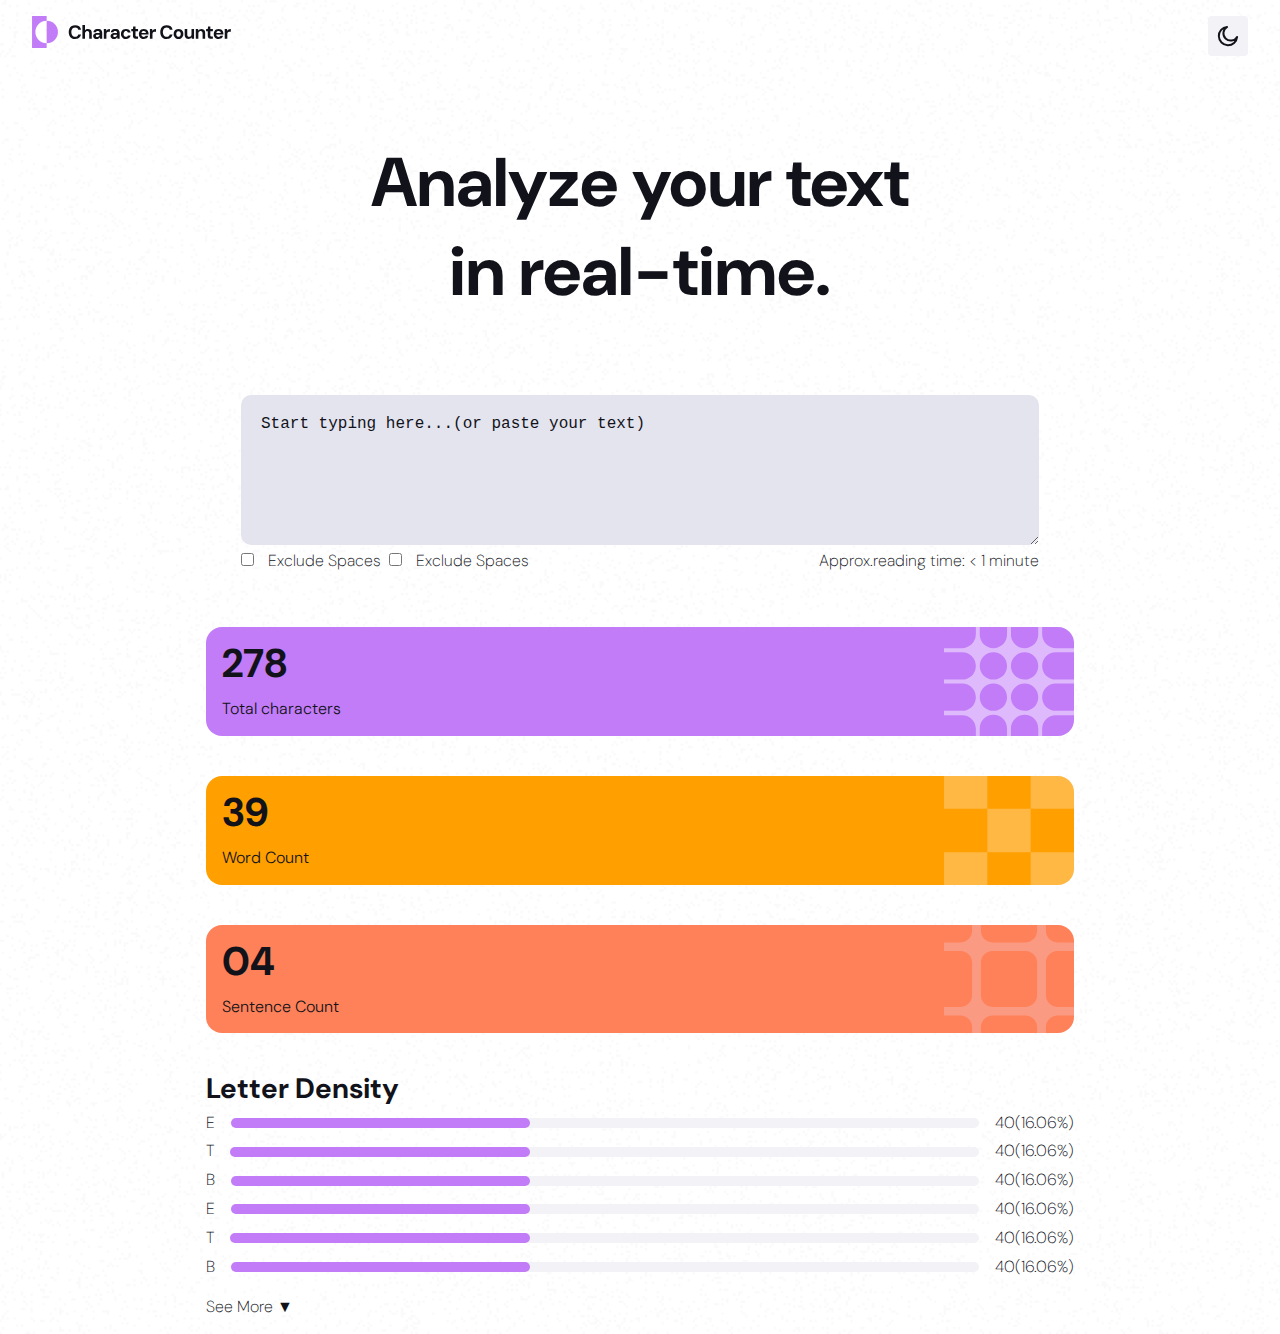
<file: index.html>
<!DOCTYPE html>
<html lang="en">
  <head>
    <meta charset="UTF-8" />
    <meta name="viewport" content="width=device-width, initial-scale=1.0" />
    <!-- main-style -->
    <link rel="stylesheet" href="../styles/style.css" />
    <!-- bootstrap -->
    <link
      href="https://cdn.jsdelivr.net/npm/bootstrap@5.3.7/dist/css/bootstrap.min.css"
      rel="stylesheet"
      integrity="sha384-LN+7fdVzj6u52u30Kp6M/trliBMCMKTyK833zpbD+pXdCLuTusPj697FH4R/5mcr"
      crossorigin="anonymous"
    />
    <title>Text Analytics</title>
  </head>
  <body class="light-mode">
    <!-- header-section -->
    <header class="container header-section">
      <nav class="nav-menu">
        <div class="logo">
          <img
            src="./assets/logo-dark-theme.svg"
            alt="logo"
            class="dark-mode-logo"
            width="200px"
          />
          <img
            src="./assets/logo-light-theme.svg"
            alt="logo"
            class="light-mode-logo"
            width="200px"
          />
        </div>
        <div class="theme-container">
          <img
            src="./assets/icon-moon.svg"
            alt="dark"
            class="dark-btn"
            id="dark-btn"
          />
          <img
            src="./assets/icon-sun.svg"
            alt="light"
            class="display-none light-btn"
            id="light-btn"
          />
        </div>
      </nav>
    </header>

    <!-- main-content-wrapper -->
    <section class="main-content-wrapper">
      <!-- main title section -->
      <section class="container main-title_box">
        <div class="main-title">
          <h2>
            Analyze your text <br />
            in real-time.
          </h2>
        </div>
      </section>

      <!-- input section -->
      <section class="container main-container">
        <div class="main-container_box">
          <textarea
            placeholder="Start typing here...(or paste your text)"
          ></textarea>
          <!-- text filter -->
          <div class="container">
            <!-- Warning message -->
            <div class="display-none">
              <div class="warning-container">
                <img src="./assets/icon-info.svg" alt="info" width="150px" />
                <p>limit reached! Your text exceedes 300 characters</p>
              </div>
            </div>

            <!-- Text filter -->
            <div class="text-filter">
              <div class="checkbox-wrapper">
                <div class="form-check form-check-inline">
                  <input
                    class="form-check-input"
                    type="checkbox"
                    id="excludeSpaces1"
                  />
                  <label
                    class="form-check-label mini-title"
                    for="excludeSpaces1"
                  >
                    Exclude Spaces
                  </label>
                </div>
                <div class="form-check form-check-inline">
                  <input
                    class="form-check-input"
                    type="checkbox"
                    id="excludeSpaces2"
                  />
                  <label
                    class="form-check-label mini-title"
                    for="excludeSpaces2"
                  >
                    Exclude Spaces
                  </label>
                </div>
                <input
                  type="number"
                  class="input-style display-none"
                  value="300"
                />
              </div>

              <div>
                <p class="mini-title">Approx.reading time: &lt; 1 minute</p>
              </div>
            </div>
          </div>
        </div>
      </section>

      <!-- static section -->
      <section class="container justify-content-center">
        <div class="row">
          <div class="col-sm-3 static-box box-1">
            <h3 class="static-heading">278</h3>
            <p class="static-paragraph">Total characters</p>
          </div>
          <div class="col-sm-3 static-box box-2">
            <h3 class="static-heading">39</h3>
            <p class="static-paragraph">Word Count</p>
          </div>
          <div class="col-sm-3 static-box box-3">
            <h3 class="static-heading">04</h3>
            <p class="static-paragraph">Sentence Count</p>
          </div>
        </div>
      </section>

      <!-- Letter section -->
      <section>
        <!-- Heading -->
        <div class="container letter-container_wrapper">
          <div class="letter-heading">
            <h3>Letter Density</h3>
            <p class="mini-title display-none">
              No characters found. Start typing to see letter density
            </p>
          </div>
          <!-- progress -->
          <div class="progress-container">
            <div>
              <p class="progress-title">E</p>
              <div class="progress-box">
                <div class="progress-line"></div>
              </div>
              <p class="progress-title">40(16.06%)</p>
            </div>
          </div>
          <div class="progress-container">
            <div>
              <p class="progress-title">T</p>
              <div class="progress-box">
                <div class="progress-line"></div>
              </div>
              <p class="progress-title">40(16.06%)</p>
            </div>
          </div>
          <div class="progress-container">
            <div>
              <p class="progress-title">B</p>
              <div class="progress-box">
                <div class="progress-line"></div>
              </div>
              <p class="progress-title">40(16.06%)</p>
            </div>
          </div>
          <div class="progress-container">
            <div>
              <p class="progress-title">E</p>
              <div class="progress-box">
                <div class="progress-line"></div>
              </div>
              <p class="progress-title">40(16.06%)</p>
            </div>
          </div>
          <div class="progress-container">
            <div>
              <p class="progress-title">T</p>
              <div class="progress-box">
                <div class="progress-line"></div>
              </div>
              <p class="progress-title">40(16.06%)</p>
            </div>
          </div>
          <div class="progress-container">
            <div>
              <p class="progress-title">B</p>
              <div class="progress-box">
                <div class="progress-line"></div>
              </div>
              <p class="progress-title">40(16.06%)</p>
            </div>
          </div>

          <p class="btn-see">See More ▼</p>
        </div>
      </section>
    </section>

    <!-- mainJS -->
    <script src="./js/app.js"></script>
    <script src="./js/mode.js"></script>
    <!-- bootstrap -->
    <script
      src="https://cdn.jsdelivr.net/npm/bootstrap@5.3.7/dist/js/bootstrap.bundle.min.js"
      integrity="sha384-ndDqU0Gzau9qJ1lfW4pNLlhNTkCfHzAVBReH9diLvGRem5+R9g2FzA8ZGN954O5Q"
      crossorigin="anonymous"
    ></script>
  </body>
</html>
</file>
<file: styles/style.css>
@import url("https://fonts.googleapis.com/css2?family=DM+Sans:wght@100;200;300;400;500;600;700&display=swap");

* {
  margin: 0;
  padding: 0;
  box-sizing: border-box;
}

body {
  font-family: "DM Sans", sans-serif;
}

:root {
  /* Neutral */
  --primary-color: #ffffff;
  --secondary-color: #f2f2f7;
  --tertiary-color: #e4e4ef;
  --text-color: #12131a;
  --heading-color: #12131a;

  /* Accent colors */
  --accent-purple: #c27cf8;
  --accent-purple-light: #d3a0fa;
  --accent-orange: #ff9f00;
  --accent-red: #fe8159;
  --accent-red-dark: #fe8159;

  /* Gray / Border */
  --light-gray: #e4e4ef;
  --gray: #f2f2f7;

  /* Text */
  --text-white: #ffffff;
  --text-black: #12131a;
}

.dark-mode-logo {
  display: none;
}

body.dark-mode .light-mode-logo {
  display: none;
}
body.dark-mode .dark-mode-logo {
  display: inline;
}

body.light-mode {
  background-color: var(--primary-color);
  background-image: url("../assets/bg-light-theme.png");
  background-size: cover;
  background-position: center;
}

body.dark-mode {
  --primary-color: #12131a;
  --secondary-color: #21222c;
  --tertiary-color: #2a2b37;
  --text-color: #ffffff;
  --heading-color: #ffffff;

  /* Accent colors */
  --accent-purple: #c27cf8;
  --accent-purple-light: #d3a0fa;
  --accent-orange: #ff9f00;
  --accent-red: #fe8159;
  --accent-red-dark: #fe8159;

  /* Gray / Border */
  --light-gray: #404254;
  --gray: #21222c;

  /* Text */
  --text-white: #ffffff;
  --text-black: #12131a;
  background-color: var(--primary-color);
  background-image: url("../assets/bg-dark-theme.png");
  background-size: cover;
  background-position: center;
}

/* hidden */
.display-none {
  display: none;
}
/* nav */
.nav-menu {
  display: flex;
  justify-content: space-between;
  padding: 1rem 2rem;
}

.theme-container {
  display: flex;
  width: 40px;
  height: 40px;
  background-color: var(--secondary-color);
  border-radius: 4px;
  align-items: center;
  justify-content: center;
}

div img {
  cursor: pointer;
}

/* main-content wrapper */
.main-content-wrapper {
  max-width: 900px;
  margin: 0 auto;
  padding: 1rem;
}

/* main title */

.main-title_box {
  display: flex;
  justify-content: center;
  align-items: center;
}

.main-title h2 {
  margin: 3.1rem auto;
  text-align: center;
  color: var(--heading-color);
  font-size: 4.3rem;
  font-weight: bold;
}

/* input container */
.main-container {
  display: flex;
  margin: 15px 15px;
  padding: 15px 20px;
  justify-content: center;
  align-items: center;
}

.main-container_box {
  width: 100%;
  max-width: 900px;
}

textarea::placeholder {
  color: var(--text-color);
}

textarea:focus {
  outline: 2px solid var(--accent-purple-light);
}

.main-container_box textarea {
  width: 100%;
  height: 150px;
  padding: 20px;
  font-size: 1rem;
  border-radius: 10px;
  border: none;
  color: var(--text-color);
  background-color: var(--tertiary-color);
}

/* warning-container */

.warning-container {
  display: flex;
  align-items: center;
  margin-bottom: 0.4rem;
}

.warning-container p {
  color: var(--accent-red);
  font-size: 0.7rem;
  line-height: 130%;
  font-weight: 200;
  margin: 0;
}

.warning-container img {
  display: block;
  width: 25px;
  height: 25px;
  margin-right: 0.5rem;
}

/* text-filter */
.text-filter {
  display: flex;
  justify-content: space-between;
  align-items: center;
  flex-wrap: wrap;
  gap: 0.3rem;
}

.checkbox-wrapper {
  display: flex;
  gap: 0.5rem;
}

.mini-title {
  font-size: 1rem;
  color: var(--text-color);
  line-height: 130%;
  font-weight: 200;
}

.form-check-input {
  margin-right: 10px;
  background-color: var(--secondary-color) !important;
}

.form-check-input:checked {
  background-color: var(--accent-purple) !important;
  border-color: var(--accent-purple) !important;
}

.form-check-input:focus {
  box-shadow: none;
}
.input-style {
  width: 60px;
  height: 25px;
  background-color: var(--secondary-color);
  font-size: 0.7rem;
  text-align: center;
  color: var(--text-white);
  border: 1px solid var(--light-gray);
  border-radius: 6px;
  font-weight: 300;
  padding: 0.25rem 0.5rem;
}
input[type="number"]::-webkit-inner-spin-button,
input[type="number"]::-webkit-outer-spin-button {
  -webkit-appearance: none;
  margin: 0;
}
/* static-section */

.static-box {
  padding: 1rem;
  padding-bottom: 1rem;
  border-radius: 16px;
  border: 1px solid var(--white);
  margin: 2.5rem auto;
  border: none;
}

.static-heading {
  font-size: 2.5rem;
  line-height: 100%;
  font-weight: bold;
  color: var(--text-black);
}

.static-paragraph {
  margin-top: 1rem;
  font-size: 1rem;
  line-height: 130%;
  font-weight: 300;
  color: var(--text-black);
}
.box-1 {
  background-image: url("../assets/pattern-character-count.svg");
  background-size: 130px auto;
  background-repeat: no-repeat;
  background-position: right center;
  background-color: var(--accent-purple);
}

.box-2 {
  background-image: url("../assets/pattern-word-count.svg");
  background-size: 130px auto;
  background-repeat: no-repeat;
  background-position: right center;
  background-color: var(--accent-orange);
}

.box-3 {
  background-image: url("../assets/pattern-sentence-count.svg");
  background-size: 130px auto;
  background-repeat: no-repeat;
  background-position: right center;
  background-color: var(--accent-red);
}

/* Letter section */
.letter-container_wrapper {
  display: flex;
  flex-direction: column;
  width: 100%;
}

.letter-heading {
  color: var(--heading-color);
  font-size: 1.5rem;
  line-height: 130%;
  font-weight: 200;
}

.progress-container {
  width: 100%;
  display: flex;
  flex-direction: column;
  align-items: center;
  gap: 0.5rem;
  margin-top: 0.5rem;
}

.progress-container > div {
  display: flex;
  align-items: center;
  gap: 1rem;
  width: 100%;
  justify-content: space-between;
}

.progress-box {
  width: 100%;
  max-width: 850px;
  margin-right: auto;
  margin-left: auto;
  background-color: var(--secondary-color);
  height: 10px;
  border-radius: 30px;
}

.progress-line {
  width: 40%;
  background-color: var(--accent-purple);
  height: inherit;
  border-radius: inherit;
}

.progress-title {
  color: var(--text-color);
  line-height: 130%;
  font-weight: 200;
  font-size: 1rem;
  margin: 0;
  padding: 0;
}

.btn-see {
  font-size: 1rem;
  color: var(--text-color);
  line-height: 130%;
  font-weight: 200;
  margin-top: 1.25rem;
  cursor: pointer;
}

/* responsive */

@media (max-width: 600px) {
  .text-filter {
    flex-direction: column;
    align-items: flex-start;
  }

  .checkbox-wrapper {
    flex-direction: column;
    gap: 0.25rem;
  }
}
</file>
